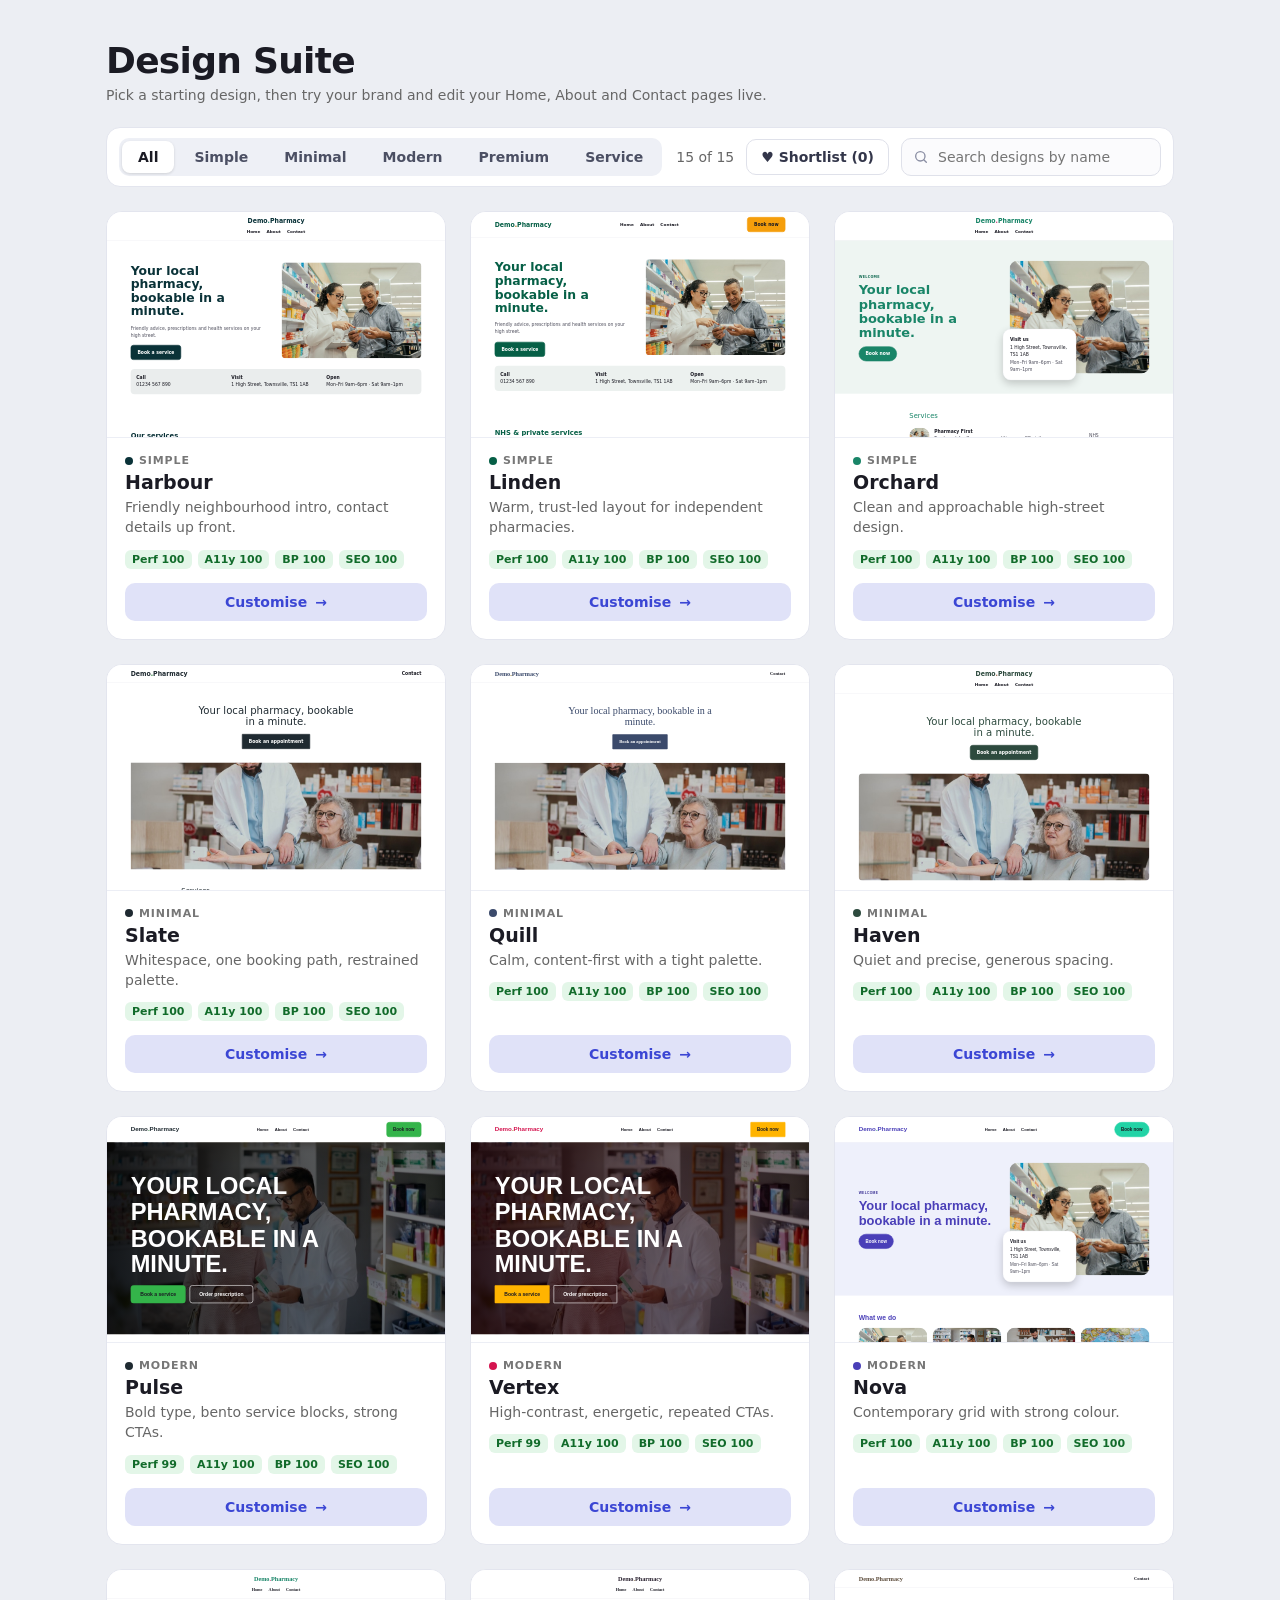
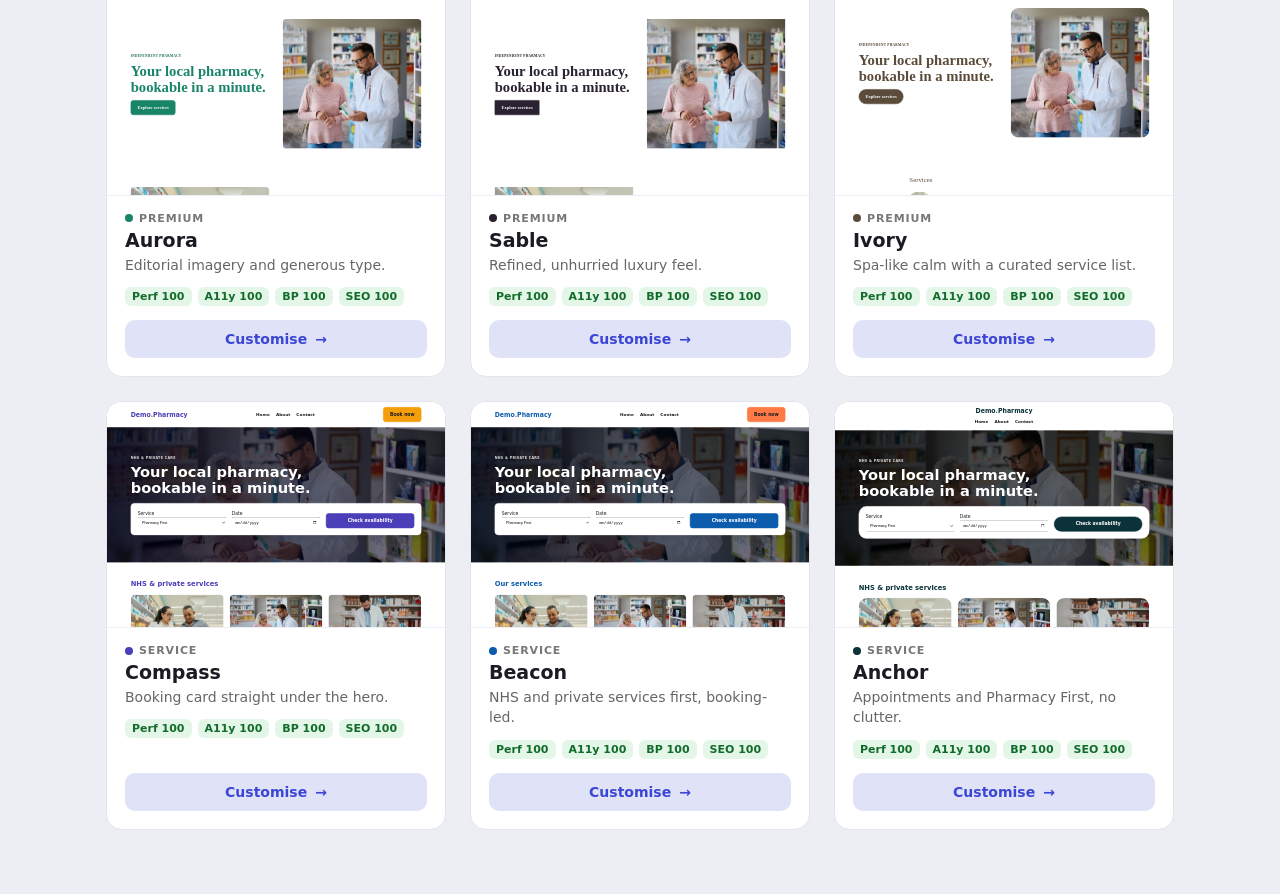
<file: index.html>
<!doctype html>
<html lang="en">
  <meta charset="utf-8" /><meta
    name="viewport"
    content="width=device-width,initial-scale=1"
  />
  <title>Theme Suite Demo</title
  ><link rel="icon" href="data:," /><link
    rel="preconnect"
    href="https://fonts.googleapis.com"
  /><link rel="preconnect" href="https://fonts.gstatic.com" crossorigin /><link
    rel="stylesheet"
    href="https://fonts.googleapis.com/css2?family=Geist:wght@400..800&family=IBM+Plex+Sans:wght@400;600;700&family=Inter:wght@400..800&family=Nunito:wght@400..800&family=Plus+Jakarta+Sans:wght@400..800&family=Poppins:wght@400;600;700&display=swap"
  />
  <style>
    * {
      box-sizing: border-box;
    }
    body {
      margin: 0;
      font:
        14px system-ui,
        sans-serif;
      background: #eceef3;
      color: #1b1b24;
    }
    button,
    select {
      font: inherit;
    }
    label[for="switch"] {
      display: block;
      margin-top: 14px;
    }
    .dd {
      position: relative;
      margin-top: 6px;
    }
    #switch {
      width: 100%;
      display: flex;
      align-items: center;
      gap: 10px;
      padding: 10px 12px;
      border: 1px solid #dfe1ea;
      border-radius: 10px;
      background: #fff;
      font-weight: 600;
      text-align: left;
    }
    #switch::after {
      content: "";
      margin-left: auto;
      width: 8px;
      height: 8px;
      border: solid #6b6f85;
      border-width: 0 2px 2px 0;
      transform: rotate(45deg) translateY(-2px);
      transition: transform 0.15s;
    }
    #switch[aria-expanded="true"] {
      border-color: #4a3fb8;
      outline: 3px solid #4a3fb822;
    }
    #switch[aria-expanded="true"]::after {
      transform: rotate(-135deg);
    }
    .ddl {
      position: absolute;
      z-index: 20;
      left: 0;
      right: 0;
      top: calc(100% + 6px);
      max-height: 320px;
      overflow-y: auto;
      padding: 6px;
      background: #fff;
      border: 1px solid #dfe1ea;
      border-radius: 12px;
      box-shadow: 0 12px 32px #1b1b2426;
    }
    .ddl h3 {
      margin: 8px 8px 4px;
      font-size: 11px;
      letter-spacing: 0.08em;
      text-transform: uppercase;
      color: #6b6f85;
    }
    .ddl button {
      width: 100%;
      display: flex;
      align-items: center;
      gap: 10px;
      padding: 8px;
      border: 0;
      border-radius: 8px;
      background: none;
      font: inherit;
      text-align: left;
    }
    .ddl button:hover,
    .ddl button:focus-visible {
      background: #f1f2fb;
      outline: 0;
    }
    .ddl button[aria-selected="true"] {
      background: #e0e2f8;
      font-weight: 700;
    }
    #chk {
      margin-top: 14px;
    }
    button {
      cursor: pointer;
    }
    [hidden] {
      display: none !important;
    }
    /* gallery */
    #gallery {
      max-width: 1116px;
      margin: 0 auto;
      padding: 40px 24px 64px;
    }
    .gh {
      display: flex;
      justify-content: space-between;
      align-items: flex-end;
      gap: 16px;
      flex-wrap: wrap;
      margin-bottom: 24px;
    }
    #gallery h1 {
      font-size: 36px;
      letter-spacing: -0.02em;
      margin: 0 0 6px;
    }
    .s {
      color: #666;
      margin: 0;
    }
    .tb {
      display: flex;
      gap: 12px;
      align-items: center;
      justify-content: space-between;
      flex-wrap: wrap;
      background: #fff;
      border: 1px solid #e3e5ee;
      border-radius: 14px;
      padding: 10px 12px;
      margin-bottom: 24px;
    }
    .cats {
      position: relative;
      display: flex;
      gap: 4px;
      flex-wrap: wrap;
      background: #eef0f6;
      border-radius: 10px;
      padding: 3px;
    }
    .chip {
      border: 0;
      background: transparent;
      border-radius: 8px;
      padding: 8px 16px;
      color: #4b4f63;
      font-weight: 600;
      transition: color 0.2s;
    }
    .chip.on {
      color: #1b1b24;
    }
    .sr {
      display: flex;
      align-items: center;
      gap: 12px;
    }
    .sbox {
      position: relative;
    }
    .sbox svg {
      position: absolute;
      left: 12px;
      top: 50%;
      transform: translateY(-50%);
      color: #8a8ea3;
    }
    .sbox input {
      padding: 10px 14px 10px 36px;
      border: 1px solid #dfe1ea;
      border-radius: 10px;
      min-width: 260px;
      font: 14px system-ui;
      background: #fbfbfd;
    }
    .sbox input:focus {
      outline: 3px solid #4a3fb822;
      border-color: #4a3fb8;
    }
    .shl {
      border: 1px solid #dfe1ea;
      background: #fff;
      border-radius: 10px;
      padding: 9px 14px;
      font-weight: 600;
      color: #33364a;
    }
    .shl.on {
      background: #fdecf1;
      border-color: #e9a3b8;
      color: #a31446;
    }
    .sl {
      display: flex;
      gap: 12px;
      align-items: center;
      background: #fff;
      border: 1px solid #e3e5ee;
      border-radius: 12px;
      padding: 10px 14px;
      margin: -8px 0 24px;
    }
    .cards {
      display: grid;
      grid-template-columns: repeat(auto-fill, 340px);
      gap: 24px;
      justify-content: space-between;
    }
    .dc {
      display: flex;
      flex-direction: column;
      background: #fff;
      border: 1px solid #e3e5ee;
      border-radius: 16px;
      overflow: hidden;
      position: relative;
      transition:
        transform 0.15s,
        box-shadow 0.15s;
    }
    .dc:hover {
      transform: translateY(-3px);
      box-shadow: 0 12px 32px #1b1b2418;
    }
    .th {
      width: 338px;
      height: 226px;
      overflow: hidden;
      border-bottom: 1px solid #eceef5;
      background: #f5f6fa;
    }
    .th iframe {
      width: 1200px;
      height: 800px;
      border: 0;
      transform: scale(0.2817);
      transform-origin: 0 0;
      pointer-events: none;
    }
    .fav {
      position: absolute;
      top: 10px;
      right: 10px;
      width: 34px;
      height: 34px;
      border-radius: 50%;
      border: 0;
      background: #fffe;
      font-size: 17px;
      box-shadow: 0 1px 6px #0003;
      color: #c0204f;
    }
    .dc div.m {
      padding: 16px 18px 18px;
      flex: 1;
      display: flex;
      flex-direction: column;
    }
    .dc .go {
      margin-top: auto;
    }
    .dc .c {
      display: flex;
      align-items: center;
      gap: 6px;
      font-size: 11px;
      text-transform: uppercase;
      letter-spacing: 0.08em;
      color: #777;
      font-weight: 600;
    }
    .dc .c i {
      width: 8px;
      height: 8px;
      border-radius: 50%;
    }
    .dc h3 {
      margin: 4px 0 4px;
      font-size: 19px;
    }
    .dc p {
      margin: 0 0 12px;
      color: #666;
      line-height: 1.45;
    }
    .lh {
      display: flex;
      gap: 6px;
      margin-bottom: 14px;
      font-size: 11px;
    }
    .lh b {
      border-radius: 6px;
      padding: 3px 7px;
      background: #e3f6e8;
      color: #116b2a;
      font-weight: 600;
    }
    .lh b.mid {
      background: #fff3d6;
      color: #8a5a00;
    }
    .go {
      display: flex;
      align-items: center;
      justify-content: center;
      gap: 8px;
      background: #e0e2f8;
      color: #3b46d4;
      border-radius: 10px;
      padding: 11px 16px;
      text-decoration: none;
      font-weight: 600;
      transition: background 0.15s;
    }
    .go::after {
      content: "→";
      transition: transform 0.15s;
    }
    .go:hover {
      background: #d2d5f4;
    }
    .go:hover::after {
      transform: translateX(3px);
    }
    .empty {
      text-align: center;
      color: #777;
      padding: 60px 0;
    }
    /* customise */
    #cust {
      display: grid;
      grid-template-columns: 380px 1fr;
      height: 100vh;
    }
    aside {
      background: #f5f6fa;
      overflow: auto;
      border-right: 1px solid #e1e3ec;
      display: flex;
      flex-direction: column;
      padding-bottom: 0;
    }
    .ah {
      padding: 20px 20px 6px;
    }
    .back {
      color: #4a3fb8;
      text-decoration: none;
      font-weight: 600;
      font-size: 13px;
    }
    aside h1 {
      font-size: 22px;
      margin: 10px 0 2px;
      letter-spacing: -0.01em;
    }
    .s {
      color: #666;
      margin: 0;
    }
    .cardx {
      background: #fff;
      border: 1px solid #e3e5ee;
      border-radius: 14px;
      padding: 16px;
      margin: 12px 16px 0;
    }
    .cardx > h2 {
      font-size: 14px;
      font-weight: 700;
      margin: 0 0 2px;
      color: #1b1b24;
    }
    .hint,
    .note {
      margin: 0 0 12px;
      font-size: 12px;
      line-height: 1.45;
      color: #6b6f80;
    }
    .lbl {
      font-size: 12px;
      font-weight: 600;
      color: #33364a;
      margin: 14px 0 6px;
    }
    .seg {
      position: relative;
      display: flex;
      background: #eef0f6;
      border-radius: 10px;
      padding: 3px;
      gap: 2px;
    }
    .seg button {
      flex: 1;
      border: 0;
      background: transparent;
      border-radius: 8px;
      padding: 8px 6px;
      color: #4b4f63;
      font-weight: 600;
      transition: color 0.2s;
    }
    .seg button.on {
      color: #1b1b24;
    }
    .seg button,
    .chip {
      position: relative;
      z-index: 1;
    }
    .thumb {
      position: absolute;
      top: 3px;
      bottom: 3px;
      left: 0;
      width: 0;
      background: #fff;
      border-radius: 8px;
      box-shadow: 0 1px 3px #0002;
      transition:
        transform 0.28s cubic-bezier(0.4, 0, 0.2, 1),
        width 0.28s cubic-bezier(0.4, 0, 0.2, 1);
      z-index: 0;
      pointer-events: none;
    }
    .pre {
      display: grid;
      grid-template-columns: 1fr 1fr;
      gap: 6px;
    }
    .pre button,
    .opts button {
      display: flex;
      align-items: center;
      gap: 8px;
      border: 1px solid #e0e2ec;
      background: #fff;
      border-radius: 9px;
      padding: 8px 10px;
      text-align: left;
      font-size: 13px;
      color: #1b1b24;
    }
    .pre button.on,
    .opts button.on {
      border-color: #4a3fb8;
      background: #f1efff;
    }
    .dual {
      width: 18px;
      height: 18px;
      border-radius: 50%;
      flex: none;
      box-shadow: inset 0 0 0 1px #0002;
    }
    .opts {
      display: grid;
      grid-template-columns: 1fr 1fr;
      gap: 6px;
    }
    .opts button {
      padding: 10px;
      font-size: 15px;
    }
    .rd {
      width: 14px;
      height: 14px;
      border-radius: 50%;
      border: 2px solid #b5b9c9;
      flex: none;
    }
    .on > .rd {
      border: 4px solid #4a3fb8;
    }
    .cf {
      display: flex;
      gap: 10px;
      align-items: center;
    }
    .cf input[type="color"] {
      width: 46px;
      height: 46px;
      border: 1px solid #dfe1ea;
      border-radius: 10px;
      padding: 3px;
      background: #fff;
      cursor: pointer;
      flex: none;
    }
    .cf input[type="text"],
    .f input,
    .f textarea {
      width: 100%;
      padding: 11px 12px;
      border: 1px solid #dfe1ea;
      border-radius: 10px;
      font: 14px system-ui;
      color: #1b1b24;
      background: #fbfbfd;
    }
    .cf input[type="text"] {
      flex: 1;
      font-family: ui-monospace, Menlo, monospace;
      text-transform: lowercase;
    }
    .cf input:focus,
    .f input:focus,
    .f textarea:focus {
      outline: 3px solid #4a3fb822;
      border-color: #4a3fb8;
    }
    .chk {
      display: flex;
      gap: 8px;
      padding: 7px 12px;
      border-radius: 10px;
      background: #e8f6ee;
      color: #116b2a;
      font-weight: 600;
      font-size: 13px;
    }
    .chk span {
      margin-left: auto;
      font-variant-numeric: tabular-nums;
    }
    .chk + .chk {
      margin-top: 6px;
    }
    .chk.bad {
      background: #fdecec;
      color: #a11d1d;
    }
    .logo-row {
      display: flex;
      gap: 10px;
      align-items: center;
      margin-bottom: 4px;
    }
    .up {
      border: 1px dashed #b9bdd0;
      background: #fafafe;
      border-radius: 10px;
      padding: 10px 14px;
      font-weight: 600;
      color: #33364a;
    }
    .logo-row img {
      max-height: 40px;
      max-width: 110px;
      border: 1px solid #e0e2ec;
      border-radius: 8px;
      padding: 3px;
    }
    .lnk {
      background: none;
      border: 0;
      text-decoration: underline;
      color: #4b4f63;
      padding: 6px 2px;
    }
    .f {
      display: block;
      font-size: 12px;
      font-weight: 600;
      color: #33364a;
      margin-bottom: 12px;
    }
    .f input,
    .f textarea {
      display: block;
      margin-top: 6px;
      font-weight: 400;
    }
    .f textarea {
      resize: vertical;
    }
    .grp {
      display: none;
    }
    .grp.show {
      display: block;
    }
    .sec {
      display: flex;
      align-items: center;
      gap: 10px;
      border: 1px solid #e0e2ec;
      border-radius: 9px;
      padding: 10px 12px;
      margin-bottom: 6px;
      font-size: 14px;
      background: #fff;
      cursor: grab;
      user-select: none;
    }
    .sec:focus-visible {
      outline: 3px solid #4a3fb822;
      border-color: #4a3fb8;
    }
    .sec.drag {
      opacity: 0.4;
    }
    .sec label {
      flex: 1;
      cursor: pointer;
    }
    .grip {
      color: #9aa0b4;
      font-size: 16px;
      line-height: 1;
    }
    .sec input {
      accent-color: #4a3fb8;
      margin-right: 8px;
    }
    .acts {
      display: grid;
      grid-template-columns: 1fr 1fr;
      gap: 8px;
    }
    .acts button {
      border: 1px solid #dfe1ea;
      background: #fff;
      border-radius: 10px;
      padding: 10px 8px;
      font-weight: 600;
      color: #33364a;
    }
    .acts button:hover {
      background: #f6f6fb;
    }
    .af {
      position: sticky;
      bottom: 0;
      margin-top: auto;
      background: #f5f6fa;
      border-top: 1px solid #e1e3ec;
      padding: 12px 16px 16px;
    }
    .af .cta {
      width: 100%;
      padding: 13px;
      border: 0;
      border-radius: 12px;
      background: #e0e2f8;
      color: #3b46d4;
      font-weight: 700;
      font-size: 15px;
      transition: background 0.15s;
    }
    .af .cta:hover {
      background: #d2d5f4;
    }
    .gap {
      height: 16px;
    }
    main {
      display: flex;
      flex-direction: column;
      padding: 18px 24px 24px;
      gap: 14px;
      min-width: 0;
    }
    .bar {
      display: flex;
      gap: 12px;
      justify-content: space-between;
      align-items: center;
    }
    .bar b {
      font-size: 15px;
    }
    .devwrap {
      display: flex;
      align-items: center;
      gap: 12px;
    }
    .size {
      font-size: 12px;
      color: #6b6f80;
      font-variant-numeric: tabular-nums;
      background: #fff;
      border: 1px solid #e3e5ee;
      border-radius: 8px;
      padding: 5px 10px;
    }
    .dev {
      width: 340px;
    }
    .frame {
      flex: 1;
      display: flex;
      justify-content: center;
      min-height: 0;
    }
    .fw {
      display: flex;
      max-width: 100%;
      width: 100%;
      height: 100%;
      transition: width 0.2s;
    }
    .fw iframe {
      flex: 1;
      min-width: 0;
      height: 100%;
      border: 0;
      background: #fff;
      border-radius: 12px;
      box-shadow: 0 8px 32px #0002;
    }
    dialog {
      border: 0;
      border-radius: 14px;
      padding: 22px;
      width: 380px;
      box-shadow: 0 10px 50px #0005;
    }
    dialog::backdrop {
      background: #0006;
    }
    dialog label {
      display: block;
      margin-bottom: 10px;
      font-weight: 600;
      font-size: 12px;
    }
    dialog input {
      width: 100%;
      padding: 10px;
      margin-top: 5px;
      border: 1px solid #dfe1ea;
      border-radius: 10px;
      font: 14px system-ui;
    }
    dialog .acts button.primary {
      background: #e0e2f8;
      color: #3b46d4;
      border-color: #e0e2f8;
    }
    .toast {
      position: fixed;
      bottom: 20px;
      left: 50%;
      transform: translateX(-50%);
      background: #1b1b24;
      color: #fff;
      padding: 10px 18px;
      border-radius: 99px;
      z-index: 9;
    }
  </style>
  <section id="gallery">
    <div class="gh">
      <div>
        <h1>Design Suite</h1>
        <p class="s">
          Pick a starting design, then try your brand and edit your Home, About
          and Contact pages live.
        </p>
      </div>
    </div>
    <div class="tb">
      <div class="cats" id="cats"></div>
      <div class="sr">
        <span class="s" id="count"></span
        ><button class="shl" id="favchip"></button>
        <label class="sbox"
          ><svg
            width="16"
            height="16"
            viewBox="0 0 24 24"
            fill="none"
            stroke="currentColor"
            stroke-width="2"
            stroke-linecap="round"
          >
            <circle cx="11" cy="11" r="7" />
            <path d="m20 20-3.5-3.5" /></svg
          ><input
            id="q"
            placeholder="Search designs by name"
            aria-label="Search designs"
        /></label>
      </div>
    </div>
    <div class="sl" id="sl" hidden>
      <span id="slcount"></span
      ><button class="go" id="slsend" style="border: 0">
        Send shortlist enquiry</button
      ><button
        class="lnk"
        id="slclear"
        style="
          background: none;
          border: 0;
          text-decoration: underline;
          color: #4b4f63;
        "
      >
        Clear
      </button>
    </div>
    <div class="cards" id="cards"></div>
    <p class="empty" id="empty" hidden>
      No designs match. Try another category or search.
    </p>
  </section>
  <section id="cust" hidden>
    <aside>
      <div class="ah">
        <a class="back" href="#/">← All designs</a>
        <h1 id="dname"></h1>
        <p class="s" id="dblurb"></p>
        <label class="lbl" for="switch">Switch design (keeps your brand, logo and content)</label>
        <div class="dd">
          <button type="button" id="switch" aria-haspopup="listbox" aria-expanded="false"></button>
          <div class="ddl" id="switchlist" role="listbox" aria-label="Designs" hidden></div>
        </div>
        <button class="lnk" id="own" style="margin-top: 6px">
          Use this design's own colours and fonts
        </button>
      </div>
      <div class="cardx">
        <h2>Page</h2>
        <p class="hint">Choose the page you want to preview and edit.</p>
        <div class="seg" id="pages"></div>
      </div>
      <div class="cardx">
        <h2>Logo &amp; colours</h2>
        <p class="note" id="logoNote">
          Upload a logo and we pick your colours from it.
        </p>
        <div class="logo-row">
          <button class="up" id="logoBtn">Upload logo</button
          ><img id="logoPrev" alt="" hidden /><button
            class="lnk"
            id="logoDel"
            hidden
          >
            Remove
          </button>
        </div>
        <input type="file" id="logoFile" accept="image/*" hidden />
        <p class="lbl">Brand presets</p>
        <div class="pre" id="pre"></div>
        <p class="lbl">Primary colour</p>
        <div class="cf">
          <input type="color" id="primary" aria-label="Primary colour" /><input
            type="text"
            id="primaryHex"
            maxlength="7"
            spellcheck="false"
            aria-label="Primary hex"
          />
        </div>
        <p class="lbl">Accent colour</p>
        <div class="cf">
          <input type="color" id="accent" aria-label="Accent colour" /><input
            type="text"
            id="accentHex"
            maxlength="7"
            spellcheck="false"
            aria-label="Accent hex"
          />
        </div>
        <div id="chk" aria-live="polite"></div>
        <button class="lnk" id="fixall" hidden>Fix failing colours</button>
      </div>
      <div class="cardx">
        <h2>Typography &amp; shape</h2>
        <p class="hint">Font presets and corner style.</p>
        <div class="opts" id="font"></div>
        <p class="lbl">Appearance</p>
        <div class="seg" id="mode"></div>
        <p class="lbl">Corners</p>
        <div class="seg" id="radius"></div>
      </div>
      <div class="cardx">
        <h2>Content</h2>
        <p class="hint">Changes appear in the preview as you type.</p>
        <div class="grp" data-g="all">
          <label class="f">Pharmacy name<input data-c="name" /></label>
          <label class="f">Phone<input data-c="phone" /></label>
          <label class="f">Address<input data-c="address" /></label>
        </div>
        <div class="grp" data-g="home">
          <label class="f"
            >Headline<textarea rows="2" data-c="tagline"></textarea>
          </label>
          <p class="lbl">
            Home sections
            <span style="font-weight: 400; color: #6b6f80"
              >· drag to reorder</span
            >
          </p>
          <div id="secs"></div>
        </div>
        <div class="grp" data-g="about">
          <label class="f">About title<input data-c="aboutTitle" /></label>
          <label class="f"
            >About text (blank line = new paragraph)<textarea
              rows="6"
              data-c="aboutBody"
            ></textarea>
          </label>
          <label class="f"
            >Team (one per line: Name — Role)<textarea
              rows="4"
              data-c="team"
            ></textarea>
          </label>
        </div>
        <div class="grp" data-g="contact">
          <label class="f"
            >Intro<textarea rows="3" data-c="contactIntro"></textarea>
          </label>
          <label class="f">Email<input data-c="email" /></label>
          <label class="f">Opening hours<input data-c="hours" /></label>
        </div>
      </div>
      <div class="cardx">
        <h2>Share &amp; export</h2>
        <p class="hint">
          Send this design to a colleague or keep a spec sheet.
        </p>
        <div class="acts">
          <button id="share">Copy share link</button
          ><button id="print">Print / PDF spec</button
          ><button id="dl">Download spec</button
          ><button id="copy">Copy spec JSON</button>
        </div>
        <button class="lnk" id="reset" style="margin-top: 8px">
          Reset content
        </button>
      </div>
      <div class="gap"></div>
      <div class="af"><button class="cta" id="demo">Book a demo</button></div>
    </aside>
    <main>
      <div class="bar">
        <b id="title"></b
        ><span class="devwrap"
          ><span class="size" id="size" aria-live="polite"></span
          ><span class="seg dev" id="dev"
            ><button data-w="100%" class="on">Desktop</button
            ><button data-w="1280px">Laptop</button
            ><button data-w="768px">Tablet</button
            ><button data-w="390px">Mobile</button></span
          ></span
        >
      </div>
      <div class="frame">
        <div class="fw" id="fw">
          <iframe id="f" title="Template preview"></iframe>
        </div>
      </div>
    </main>
  </section>
  <dialog id="dlg">
    <form method="dialog" id="dform">
      <h3 style="margin-top: 0">Book a demo</h3>
      <p class="note">
        We'll open your email app with your design and brand details filled in.
      </p>
      <label>Your name<input id="dn" required /></label
      ><label>Pharmacy<input id="dp" /></label>
      <div class="acts">
        <button value="cancel" type="button" id="dc">Cancel</button
        ><button class="primary" id="dgo">Open email</button>
      </div>
    </form>
  </dialog>
  <script type="module">
    import {
      FONTS,
      RADII,
      PRESETS,
      toVars,
      MODES,
      fixPrimary,
      fixAccent,
      a11yChecks,
    } from "./theme.js";
    import {
      templates,
      CATEGORIES,
      DEFAULT_CONTENT,
      DEFAULT_SERVICES,
      DEFAULT_SECTIONS,
    } from "./templates.js";
    import {
      loadLogo,
      encodeState,
      decodeState,
      shareable,
      sanitizeShared,
      specHTML,
    } from "./tools.js";
    // ponytail: no lead endpoint exists in this demo, so "Book a demo" and the shortlist open an email draft.
    // Set LEAD_TO to the sales address, or swap mailto for a POST to the existing Healthya lead flow.
    const LEAD_TO = "";
    const $ = (id) => document.getElementById(id),
      f = $("f");
    const clone = (o) => JSON.parse(JSON.stringify(o));
    const read = (k, d) => {
      try {
        return JSON.parse(localStorage[k]) ?? d;
      } catch {
        return d;
      }
    };
    const write = (k, v) => {
      try {
        localStorage[k] = JSON.stringify(v);
      } catch {}
    };
    const toast = (m) => {
      const t = Object.assign(document.createElement("div"), {
        className: "toast",
        textContent: m,
      });
      document.body.append(t);
      setTimeout(() => t.remove(), 2400);
    };
    const mailto = (subject, body) =>
      `mailto:${LEAD_TO}?subject=${encodeURIComponent(subject)}&body=${encodeURIComponent(body)}`;
    let s = {
      key: null,
      page: "home",
      primary: "#4a3fb8",
      accent: "#f59e0b",
      font: "clean",
      radius: "soft",
      mode: "light",
      logo: "",
      content: clone(DEFAULT_CONTENT),
      services: clone(DEFAULT_SERVICES),
      sections: clone(DEFAULT_SECTIONS),
      ...read("suite", {}),
    };
    s.services = clone(DEFAULT_SERVICES); // services are not editable any more; ignore anything saved earlier
    const save = () => write("suite", s);

    /* ---------- gallery ---------- */
    let cat = "All",
      term = "",
      favOnly = false,
      favs = read("favs", []),
      scores = {};
    fetch("scores.json")
      .then((r) => (r.ok ? r.json() : {}))
      .then((j) => {
        scores = j;
        drawCards();
      })
      .catch(() => {});
    const entries = Object.entries(templates);
    $("cats").innerHTML = ["All", ...CATEGORIES]
      .map((c) => `<button class="chip" data-c="${c}">${c}</button>`)
      .join(" ");
    $("cats").onclick = (e) => {
      if (e.target.dataset.c) {
        cat = e.target.dataset.c;
        drawGallery();
      }
    };
    $("q").oninput = (e) => {
      term = e.target.value.toLowerCase();
      drawGallery();
    };
    $("favchip").onclick = () => {
      favOnly = !favOnly;
      drawGallery();
    };
    $("slclear").onclick = () => {
      favs = [];
      write("favs", favs);
      drawCards();
    };
    $("slsend").onclick = () =>
      (location.href = mailto(
        "Design shortlist enquiry",
        `I'd like to talk about these designs:\n\n${favs.map((k) => `- ${templates[k].label} (${templates[k].cat})`).join("\n")}\n`,
      ));
    const pill = (l, v) => `<b class="${v < 90 ? "mid" : ""}">${l} ${v}</b>`;
    function drawCards() {
      $("cards").innerHTML = entries
        .map(([k, t]) => {
          const sc = scores[k];
          return `<div class="dc" data-k="${k}">
    <button class="fav" data-fav="${k}" title="Shortlist" aria-label="Shortlist ${t.label}">${favs.includes(k) ? "♥" : "♡"}</button>
    <div class="th"><iframe data-k="${k}" data-thumb scrolling="no" loading="lazy" src="template.html?t=${k}" tabindex="-1" title="${t.label}"></iframe></div>
    <div class="m"><div class="c"><i style="background:${t.theme.primary}"></i>${t.cat}</div><h3>${t.label}</h3><p>${t.blurb}</p>
    ${sc ? `<div class="lh" title="Lighthouse, measured ${sc.measured} (${sc.mode})">${pill("Perf", sc.performance)}${pill("A11y", sc.accessibility)}${pill("BP", sc.bestPractices)}${pill("SEO", sc.seo)}</div>` : ""}
    <a class="go" href="#/d/${k}">Customise</a></div></div>`;
        })
        .join("");
      drawGallery();
    }
    $("cards").onclick = (e) => {
      const k = e.target.dataset.fav;
      if (!k) return;
      favs = favs.includes(k) ? favs.filter((x) => x !== k) : [...favs, k];
      write("favs", favs);
      e.target.textContent = favs.includes(k) ? "♥" : "♡";
      drawGallery();
    };
    function drawGallery() {
      let n = 0;
      document.querySelectorAll(".dc").forEach((d) => {
        const t = templates[d.dataset.k];
        const ok =
          (cat === "All" || t.cat === cat) &&
          (!favOnly || favs.includes(d.dataset.k)) &&
          t.label.toLowerCase().includes(term);
        d.hidden = !ok;
        n += ok;
      });
      $("count").textContent = `${n} of ${entries.length}`;
      $("empty").hidden = n > 0;
      document
        .querySelectorAll("#cats .chip")
        .forEach((c) => c.classList.toggle("on", c.dataset.c === cat));
      thumbs();
      $("favchip").textContent = `♥ Shortlist (${favs.length})`;
      $("favchip").classList.toggle("on", favOnly);
      $("sl").hidden = !favs.length;
      $("slcount").textContent =
        `${favs.length} design${favs.length > 1 ? "s" : ""} shortlisted`;
    }

    /* ---------- customise: static controls ---------- */
    const btns = (el, obj, label, set) => {
      el.innerHTML = Object.entries(obj)
        .map(([k, v]) => `<button data-k="${k}">${label(k, v)}</button>`)
        .join("");
      el.onclick = (e) => {
        const k = e.target.closest("button")?.dataset.k;
        if (k) {
          set(k);
          sync();
        }
      };
    };
    btns(
      $("pre"),
      PRESETS,
      (k, p) =>
        `<i class="dual" style="background:linear-gradient(135deg,${p.primary} 50%,${p.accent} 50%)"></i>${k}`,
      (k) => Object.assign(s, PRESETS[k]),
    );
    btns(
      $("font"),
      FONTS,
      (k, v) =>
        `<i class="rd"></i><span style="font-family:${v.body}">${v.label}</span>`,
      (k) => (s.font = k),
    );
    btns(
      $("mode"),
      MODES,
      (k, v) => v,
      (k) => (s.mode = k),
    );
    btns(
      $("radius"),
      RADII,
      (k) => k,
      (k) => (s.radius = k),
    );
    btns(
      $("pages"),
      { home: "Home", about: "About", contact: "Contact" },
      (k, v) => v,
      (k) => {
        s.page = k;
        load();
      },
    );
    $("primary").oninput = (e) => {
      s.primary = e.target.value;
      sync();
    };
    $("accent").oninput = (e) => {
      s.accent = e.target.value;
      sync();
    };
    const hexIn = (id, k) =>
      ($(id).oninput = (e) => {
        const v = e.target.value.trim();
        if (/^#[0-9a-f]{6}$/i.test(v)) {
          s[k] = v.toLowerCase();
          sync();
        }
      });
    hexIn("primaryHex", "primary");
    hexIn("accentHex", "accent");
    const fields = () =>
      document.querySelectorAll("[data-c]:is(input,textarea)");
    fields().forEach(
      (i) =>
        (i.oninput = () => {
          s.content[i.dataset.c] = i.value;
          sync();
        }),
    );
    document.querySelectorAll("[data-w]").forEach(
      (b) =>
        (b.onclick = () => {
          $("fw").style.width = b.dataset.w;
          document
            .querySelectorAll("[data-w]")
            .forEach((x) => x.classList.toggle("on", x === b));
          thumbs();
        }),
    );
    new ResizeObserver(([e]) => {
      const { width, height } = e.contentRect;
      $("size").textContent = `${Math.round(width)} × ${Math.round(height)} px`;
    }).observe(f);
    // Sliding highlight behind the active tab of every segmented control.
    function thumbs() {
      document.querySelectorAll(".seg, .cats").forEach((c) => {
        const on = c.querySelector("button.on");
        if (!on || !c.offsetParent) return;
        let th = c.querySelector(":scope > .thumb");
        if (!th) {
          th = document.createElement("i");
          th.className = "thumb";
          c.prepend(th);
        }
        const first = !th.style.width; // first paint: jump into place, no slide
        if (first) th.style.transition = "none";
        th.style.width = on.offsetWidth + "px";
        th.style.transform = `translateX(${on.offsetLeft}px)`;
        if (first) {
          th.offsetWidth;
          th.style.transition = "";
        }
      });
    }
    addEventListener("resize", thumbs);
    const fill = () =>
      fields().forEach((i) => (i.value = s.content[i.dataset.c] ?? ""));

    /* logo */
    $("logoBtn").onclick = () => $("logoFile").click();
    $("logoFile").onchange = async (e) => {
      try {
        const { dataUrl, palette } = await loadLogo(e.target.files[0]);
        s.logo = dataUrl;
        if (palette) {
          s.primary = palette.primary;
          if (palette.accent) s.accent = palette.accent;
          $("logoNote").textContent =
            "Colours picked from your logo. Adjust below if you like.";
        } else
          $("logoNote").textContent =
            "No distinct brand colour found in the logo, so colours are unchanged.";
        sync();
      } catch (err) {
        $("logoNote").textContent = err.message;
      }
      e.target.value = "";
    };
    $("logoDel").onclick = () => {
      s.logo = "";
      $("logoNote").textContent =
        "Upload a logo and we pick your colours from it.";
      sync();
    };

    /* section toggles + drag to reorder */
    const SEC = { services: "Services", reviews: "Reviews", faq: "FAQ" };
    function drawSecs() {
      $("secs").innerHTML = s.sections.order
        .map(
          (k) =>
            `<div class="sec" draggable="true" tabindex="0" data-k="${k}" title="Drag to reorder"><span class="grip" aria-hidden="true">⠿</span><label><input type="checkbox" data-a="vis"${s.sections.hidden.includes(k) ? "" : " checked"}> ${SEC[k]}</label></div>`,
        )
        .join("");
    }
    $("secs").onclick = (e) => {
      const k = e.target.closest(".sec")?.dataset.k;
      if (e.target.dataset.a !== "vis") return;
      s.sections.hidden = e.target.checked
        ? s.sections.hidden.filter((x) => x !== k)
        : [...s.sections.hidden, k];
      sync();
    };
    // Drag: move the DOM row while dragging, read the order back on drop.
    // ponytail: native HTML5 drag-and-drop has no touch support; arrow keys on a focused row are the fallback.
    let dragEl = null;
    $("secs").ondragstart = (e) => {
      dragEl = e.target.closest(".sec");
      if (!dragEl) return;
      e.dataTransfer.effectAllowed = "move";
      e.dataTransfer.setData("text/plain", dragEl.dataset.k);
      setTimeout(() => dragEl.classList.add("drag"));
    };
    $("secs").ondragover = (e) => {
      if (!dragEl) return;
      e.preventDefault();
      const over = e.target.closest(".sec");
      if (!over || over === dragEl) return;
      const r = over.getBoundingClientRect();
      over.parentNode.insertBefore(
        dragEl,
        e.clientY > r.top + r.height / 2 ? over.nextSibling : over,
      );
    };
    $("secs").ondragend = () => {
      if (!dragEl) return;
      dragEl.classList.remove("drag");
      s.sections.order = [...$("secs").children].map((r) => r.dataset.k);
      dragEl = null;
      sync();
    };
    $("secs").onkeydown = (e) => {
      const row = e.target.closest(".sec");
      if (!row || !/^Arrow(Up|Down)$/.test(e.key)) return;
      const o = s.sections.order,
        i = o.indexOf(row.dataset.k),
        j = i + (e.key === "ArrowUp" ? -1 : 1);
      if (j < 0 || j >= o.length) return;
      e.preventDefault();
      [o[i], o[j]] = [o[j], o[i]];
      drawSecs();
      $("secs").children[j].focus();
      sync();
    };

    /* actions */
    const spec = () =>
      JSON.stringify({ template: s.key, ...shareable(s) }, null, 2);
    $("copy").onclick = () =>
      navigator.clipboard
        .writeText(spec())
        .then(() => toast("Spec JSON copied"));
    $("dl").onclick = () => {
      const a = document.createElement("a");
      a.href = URL.createObjectURL(
        new Blob([spec()], { type: "application/json" }),
      );
      a.download = `${s.key}-spec.json`;
      a.click();
      URL.revokeObjectURL(a.href);
    };
    $("share").onclick = async () => {
      const url = `${location.origin}${location.pathname}#/d/${s.key}?s=${await encodeState(shareable(s))}`;
      try {
        await navigator.clipboard.writeText(url);
        toast(
          s.logo ? "Link copied (logo is not included)" : "Share link copied",
        );
      } catch {
        prompt("Copy this link", url);
      }
    };
    $("print").onclick = () => {
      const w = open("", "_blank");
      if (!w) return toast("Allow pop-ups to print the spec");
      w.document.write(specHTML(s, templates[s.key]));
      w.document.close();
      setTimeout(() => w.print(), 300);
    };
    $("reset").onclick = () => {
      s.content = clone(DEFAULT_CONTENT);
      s.services = clone(DEFAULT_SERVICES);
      s.sections = clone(DEFAULT_SECTIONS);
      fill();
      drawSecs();
      sync();
    };
    $("fixall").onclick = () => {
      s.accent = fixAccent(s.accent);
      sync();
    };
    let keepBrand = false;
    const ddOpen = (o) => {
      $("switchlist").hidden = !o;
      $("switch").setAttribute("aria-expanded", o);
      if (o) $("switchlist").querySelector('[aria-selected="true"]')?.scrollIntoView({ block: "nearest" });
    };
    const ddSet = (k) => {
      $("switch").innerHTML = templates[k].label;
      $("switchlist")
        .querySelectorAll("button")
        .forEach((b) => b.setAttribute("aria-selected", b.dataset.k === k));
    };
    $("switchlist").innerHTML = CATEGORIES.map(
      (c) =>
        `<h3>${c}</h3>${Object.entries(templates)
          .filter(([, t]) => t.cat === c)
          .map(([k, t]) => `<button type="button" role="option" data-k="${k}">${t.label}</button>`)
          .join("")}`,
    ).join("");
    $("switch").onclick = () => ddOpen($("switchlist").hidden);
    $("switchlist").onclick = (e) => {
      const k = e.target.closest("button")?.dataset.k;
      ddOpen(false);
      if (k && k !== s.key) {
        keepBrand = true;
        location.hash = `#/d/${k}`;
      }
    };
    document.addEventListener("click", (e) => {
      if (!e.target.closest(".dd")) ddOpen(false);
    });
    $("switch").addEventListener("keydown", (e) => e.key === "Escape" && ddOpen(false));
    $("switchlist").addEventListener("keydown", (e) => {
      if (e.key === "Escape") {
        ddOpen(false);
        $("switch").focus();
      }
    });
    $("own").onclick = () => {
      Object.assign(s, templates[s.key].theme, { mode: "light" });
      sync();
    };
    $("demo").onclick = () => $("dlg").showModal();
    $("dc").onclick = () => $("dlg").close();
    $("dform").onsubmit = () => {
      const f = FONTS[s.font];
      location.href = mailto(
        `Demo request: ${templates[s.key].label} design`,
        `Name: ${$("dn").value}\nPharmacy: ${$("dp").value || s.content.name}\n\nDesign: ${templates[s.key].label} (${templates[s.key].cat})\nPrimary: ${s.primary}\nAccent: ${s.accent}\nFont: ${f.label}\nCorners: ${s.radius}\nPhone: ${s.content.phone}\n`,
      );
    };

    /* ---------- preview sync ---------- */
    const load = () => {
      f.src = `template.html?t=${s.key}&p=${s.page}`;
      sync();
    };
    const push = () => {
      const m = {
        vars: toVars(s),
        content: s.content,
        extra: { logo: s.logo, services: s.services, sections: s.sections },
      };
      f.contentWindow?.postMessage(m, "*");
    };
    function sync() {
      s.primary = fixPrimary(s.primary); // AA auto-adjust
      $("primary").value = s.primary;
      $("accent").value = s.accent;
      for (const [id, v] of [
        ["primaryHex", s.primary],
        ["accentHex", s.accent],
      ])
        if (document.activeElement !== $(id)) $(id).value = v;
      const rows = a11yChecks(s);
      $("chk").innerHTML = rows
        .map(
          (r) =>
            `<div class="chk${r.ratio < 4.5 ? " bad" : ""}">${r.ratio >= 4.5 ? "✓" : "✗"} ${r.label}<span>${r.ratio.toFixed(1)}:1</span></div>`,
        )
        .join("");
      $("fixall").hidden = rows.every((r) => r.ratio >= 4.5);
      $("logoPrev").hidden = $("logoDel").hidden = !s.logo;
      if (s.logo) $("logoPrev").src = s.logo;
      for (const [id, v] of [
        ["font", s.font],
        ["radius", s.radius],
        ["mode", s.mode],
        ["pages", s.page],
      ])
        $(id)
          .querySelectorAll("button")
          .forEach((b) => b.classList.toggle("on", b.dataset.k === v));
      document
        .querySelectorAll(".grp")
        .forEach((g) =>
          g.classList.toggle(
            "show",
            g.dataset.g === "all" || g.dataset.g === s.page,
          ),
        );
      $("title").textContent = `${templates[s.key].label} · ${s.page} page`;
      save();
      push();
      thumbs();
    }

    /* ---------- router ---------- */
    async function route() {
      const [path, qs] = location.hash.split("?"),
        m = path.match(/^#\/d\/(\w+)/),
        k = m && templates[m[1]] ? m[1] : null;
      $("gallery").hidden = !!k;
      $("cust").hidden = !k;
      if (!k) return drawGallery();
      let shared = null;
      const p = qs && new URLSearchParams(qs).get("s");
      if (p) {
        try {
          shared = sanitizeShared(await decodeState(p));
        } catch {
          toast("That share link could not be read");
        }
        history.replaceState(null, "", path);
      }
      if (s.key !== k || shared)
        s = { ...s, key: k, page: "home", ...(keepBrand ? {} : templates[k].theme) }; // new design = its default brand, unless switched from the customiser
      keepBrand = false;
      ddSet(k);
      if (shared) s = { ...s, ...shared, services: clone(DEFAULT_SERVICES) };
      $("dname").textContent = templates[k].label;
      $("dblurb").textContent = templates[k].blurb;
      fill();
      drawSecs();
      load();
    }
    addEventListener("hashchange", route);

    // iframes announce 'ready'; reply with the right theme. Thumbnails get their design's defaults.
    addEventListener("message", (e) => {
      if (e.data?.type !== "ready") return;
      const fr = [...document.querySelectorAll("iframe")].find(
        (i) => i.contentWindow === e.source,
      );
      if (!fr) return;
      if (fr.dataset.thumb !== undefined)
        e.source.postMessage(
          { vars: toVars(templates[fr.dataset.k].theme) },
          "*",
        );
      else {
        s.page = e.data.page;
        sync();
      } // in-page nav links update the tab, push theme + content
    });
    drawCards();
    route();
  </script>
</html>
</file>
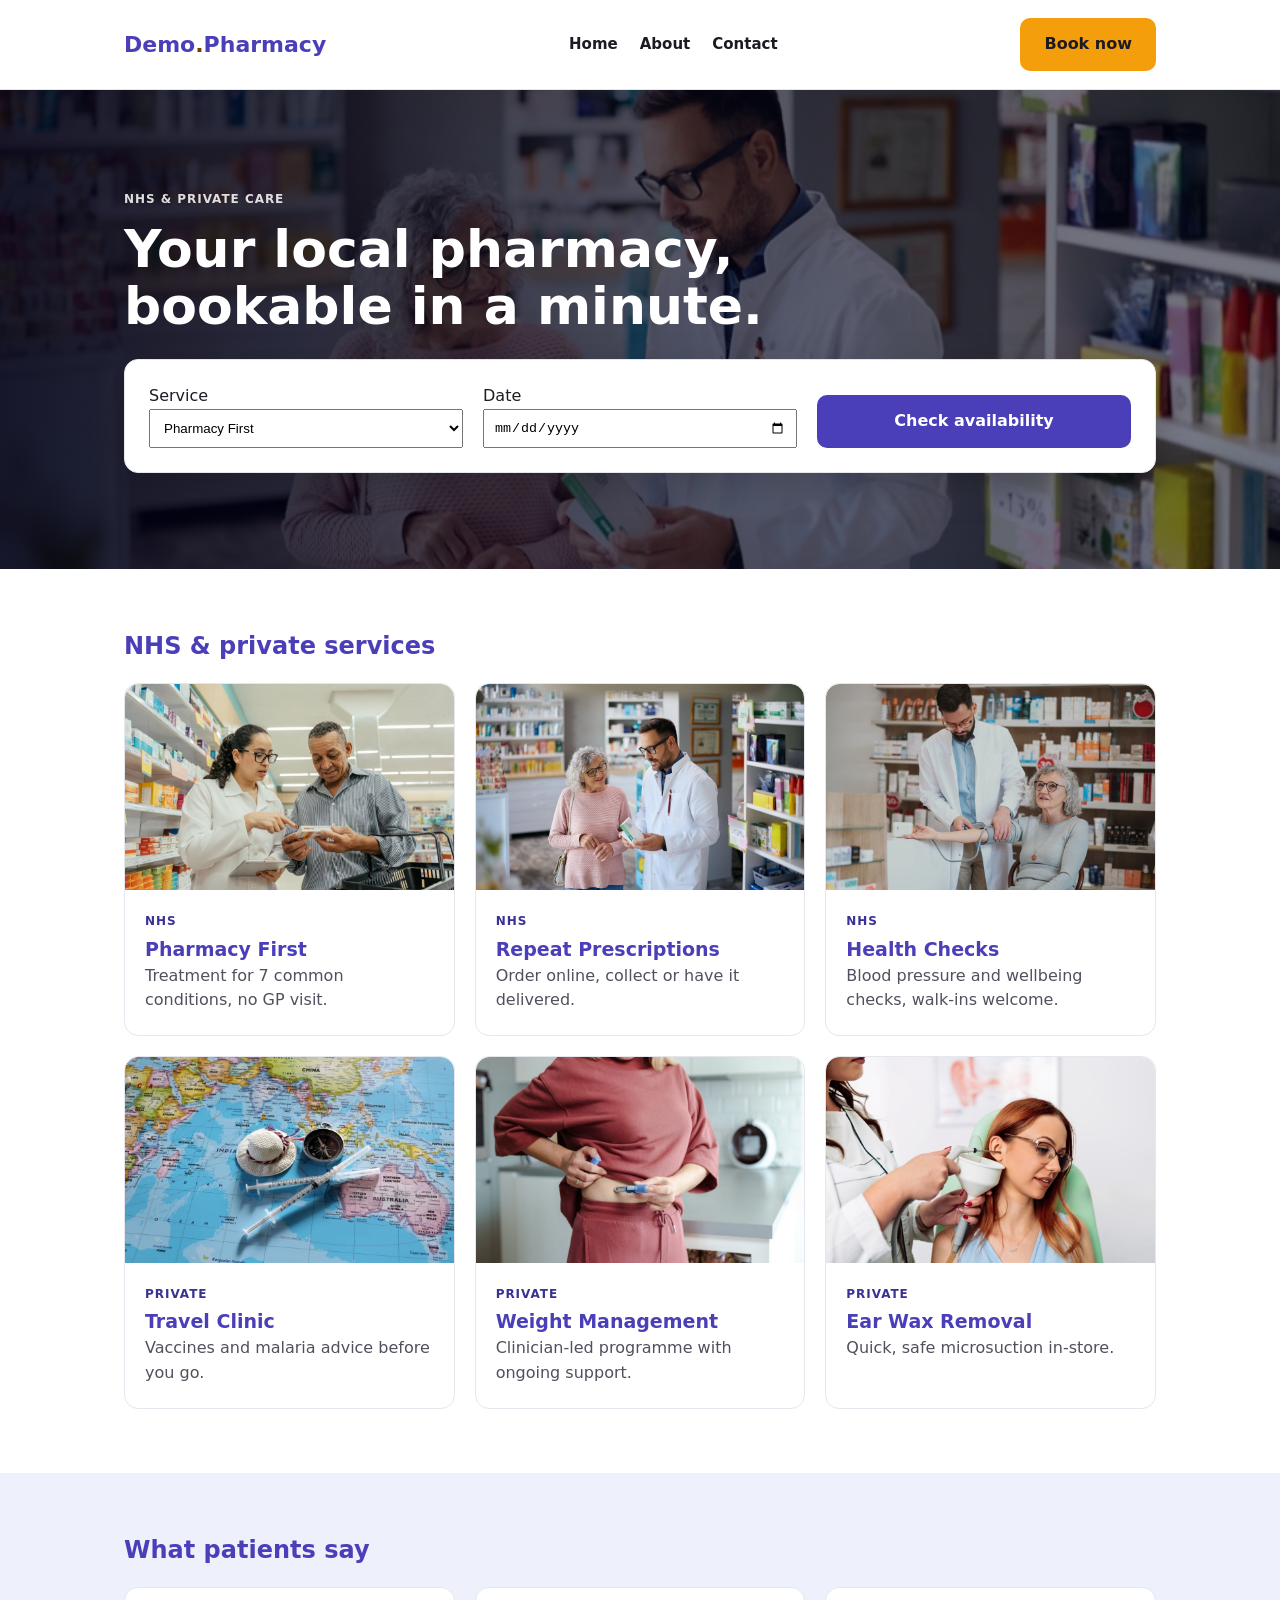
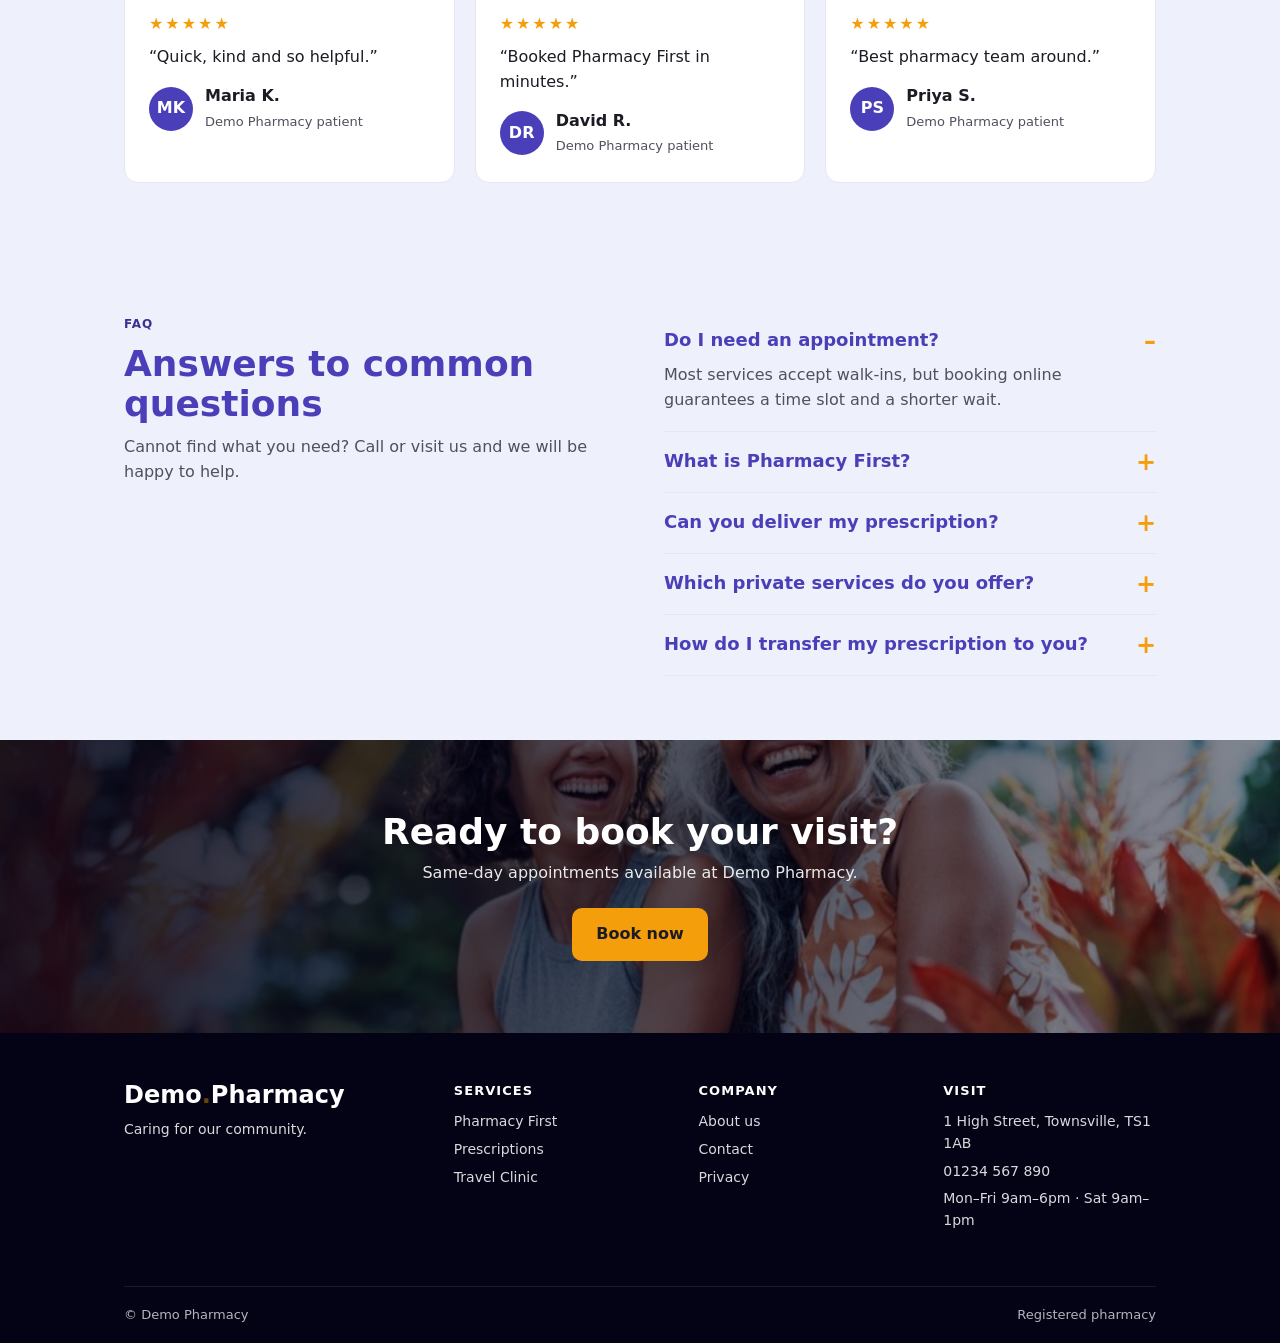
<file: template.html>
<!doctype html>
<html lang="en">
  <meta charset="utf-8" /><title>Demo pharmacy website</title
  ><meta
    name="description"
    content="Pharmacy website template preview: NHS and private services, booking and contact details."
  /><link rel="icon" href="data:," /><meta
    name="viewport"
    content="width=device-width,initial-scale=1"
  />
  <link rel="stylesheet" href="base.css" /><link
    rel="preconnect"
    href="https://fonts.googleapis.com"
  /><link rel="preconnect" href="https://fonts.gstatic.com" crossorigin /><link
    rel="stylesheet"
    href="https://fonts.googleapis.com/css2?family=Geist:wght@400..800&family=IBM+Plex+Sans:wght@400;600;700&family=Inter:wght@400..800&family=Nunito:wght@400..800&family=Plus+Jakarta+Sans:wght@400..800&family=Poppins:wght@400;600;700&display=swap"
  />
  <body></body>
  <script type="module">
    import { render, templates, DEFAULT_CONTENT } from "./templates.js";
    import { toVars } from "./theme.js";
    const q = new URLSearchParams(location.search),
      key = templates[q.get("t")] ? q.get("t") : "compass",
      page = q.get("p") || "home";
    let C = DEFAULT_CONTENT,
      X = {};
    const draw = () => {
      document.body.innerHTML = render(key, page, C, X);
      document.title = `${C.name} | ${page}`;
    };
    draw();
    // ?theme=1 applies the design's own default brand (used by the Lighthouse run and for direct links).
    if (q.get("theme") && templates[key])
      for (const [k, v] of Object.entries(toVars(templates[key].theme)))
        document.documentElement.style.setProperty(k, v);
    // Brand try-on + content channel (plan §5.4): shell posts CSS vars and page content.
    addEventListener("message", (e) => {
      const { vars, content, extra } = e.data || {};
      if (vars)
        for (const [k, v] of Object.entries(vars))
          document.documentElement.style.setProperty(k, v);
      if (content) C = { ...DEFAULT_CONTENT, ...content };
      if (extra) X = extra;
      if (content || extra) draw();
    });
    parent.postMessage({ type: "ready", page }, "*");
  </script>
</html>
</file>
<file: base.css>
/* Token contract (plan §5.1). Inputs set by theme.js; everything else derived. */
:root {
  --color-brand-primary: #4a3fb8;
  --color-brand-accent: #f59e0b;
  --font-heading: system-ui, sans-serif; --font-body: system-ui, sans-serif; --font-weight-heading: 700;
  --radius-card: 14px; --radius-btn: 10px;
  --color-brand-primary-hover: color-mix(in oklab, var(--color-brand-primary) 85%, black);
  --color-brand-primary-mid: color-mix(in oklab, var(--color-brand-primary) 75%, white);
  --color-brand-dark: color-mix(in oklab, var(--color-brand-primary) 55%, black);
  --color-brand-darkest: color-mix(in oklab, var(--color-brand-primary) 25%, black);
  --color-brand-light: color-mix(in oklab, var(--color-brand-primary) 8%, white);
  --color-brand-light-alt: color-mix(in oklab, var(--color-brand-accent) 10%, white);
  --color-brand-cta: var(--color-brand-accent);
  --color-brand-accent-text: color-mix(in oklab, var(--color-brand-accent) 55%, black); /* accent as readable text */
  --ink: #1b1b24; --muted: #50505e; --line: #e6e6ee;
  --surface: #fff; --surface-2: #fff; --heading: var(--color-brand-primary); --tag: color-mix(in oklab, var(--color-brand-primary) 85%, black); /* mode tokens, set inline by theme.js toVars() */
}
* { box-sizing: border-box; margin: 0 }
body { font: 16px/1.55 var(--font-body); color: var(--ink); background: var(--surface) }
h1, h2, h3 { font-family: var(--font-heading); font-weight: var(--font-weight-heading); line-height: 1.1; color: var(--heading) }
a { color: inherit; text-decoration: none }
.wrap { max-width: 1080px; margin: 0 auto; padding: 0 24px }
.sec { padding: 64px 0 }
.btn { display: inline-block; padding: 12px 22px; border-radius: var(--radius-btn); font-weight: 700; background: var(--color-brand-primary); color: #fff; border: 2px solid var(--color-brand-primary) }
.btn:hover { background: var(--color-brand-primary-hover) }
.btn.cta { background: var(--color-brand-cta); border-color: var(--color-brand-cta); color: #1b1b24 }
.btn.ghost { background: none; color: var(--heading) }
.card { background: var(--surface-2); border: 1px solid var(--line); border-radius: var(--radius-card); padding: 24px }
.tag { font-size: 12px; letter-spacing: .08em; text-transform: uppercase; font-weight: 700; color: var(--tag) }
.ph { background: linear-gradient(135deg, var(--color-brand-primary-mid), var(--color-brand-accent)); border-radius: var(--radius-card); min-height: 280px }
.muted { color: var(--muted) }
.grid { display: grid; gap: 20px }
.g2 { grid-template-columns: repeat(2, 1fr) } .g3 { grid-template-columns: repeat(3, 1fr) }
header.h { border-bottom: 1px solid var(--line) }
header.h .wrap { display: flex; align-items: center; justify-content: space-between; padding-top: 18px; padding-bottom: 18px; gap: 16px; flex-wrap: wrap }
header.h nav { display: flex; gap: 22px; font-weight: 600; font-size: 15px }
.logo { font: var(--font-weight-heading) 22px var(--font-heading); color: var(--heading) }
.logo b { color: var(--color-brand-accent-text) }
header.centered .wrap { flex-direction: column }
.hero-pad { padding: 72px 0 }
.light { background: var(--color-brand-light) }
.dark { background: var(--color-brand-darkest); color: #fff }
.dark h2, .dark h3, .dark .logo { color: #fff }
footer > .wrap { padding-top: 40px; padding-bottom: 40px; display: flex; justify-content: space-between; gap: 24px; flex-wrap: wrap }
.stars { color: var(--color-brand-accent); letter-spacing: 2px }
.bento { grid-template-columns: repeat(4, 1fr); grid-auto-rows: 150px }
.bento .card:first-child { grid-column: span 2; grid-row: span 2; background: var(--color-brand-primary); color: #fff }
.bento .card:first-child h3 { color: #fff }
.row { display: flex; justify-content: space-between; padding: 18px 0; border-bottom: 1px solid var(--line); gap: 16px }
@media (max-width: 720px) { .g2, .g3, .bento { grid-template-columns: 1fr } .bento .card:first-child { grid-column: auto; grid-row: auto } header.h nav { display: none } }

/* ---- imagery ---- */
.pic { width: 100%; height: 100%; display: block; object-fit: cover; border-radius: var(--radius-card) }
.frame-img { position: relative; min-height: 340px } .frame-img .pic { position: absolute; inset: 0 }
.bgimg { position: relative; background-size: cover; background-position: center; color: #fff; isolation: isolate }
.bgimg::before { content: ""; position: absolute; inset: 0; z-index: -1; background: linear-gradient(90deg, color-mix(in oklab, var(--color-brand-darkest) 88%, transparent), color-mix(in oklab, var(--color-brand-darkest) 45%, transparent)) }
.bgimg h1, .bgimg h2, .bgimg h3 { color: #fff }
.bgimg .tag { color: #fff; opacity: .85 }
.simg { aspect-ratio: 16/10; overflow: hidden; border-radius: var(--radius-card) var(--radius-card) 0 0 }
.simg .pic { border-radius: 0; transition: transform .4s } .scard:hover .simg .pic { transform: scale(1.05) }
.scard { background: var(--surface-2); border: 1px solid var(--line); border-radius: var(--radius-card); overflow: hidden }
.scard .b { padding: 18px 20px 22px } .scard h3 { font-size: 19px; margin: 6px 0 4px }
.ovl { position: relative; overflow: hidden; border-radius: var(--radius-card); color: #fff; min-height: 150px; isolation: isolate }
.ovl .pic { position: absolute; inset: 0; z-index: -2; border-radius: 0 } .ovl::before { content: ""; position: absolute; inset: 0; z-index: -1; background: linear-gradient(0deg, color-mix(in oklab, var(--color-brand-darkest) 85%, transparent), transparent 70%) }
.ovl .t { position: absolute; left: 18px; right: 18px; bottom: 16px } .ovl h3 { color: #fff; font-size: 20px }
.bento .ovl { min-height: 0 }
.faq details { border-bottom: 1px solid var(--line); padding: 18px 0 }
.faq summary { cursor: pointer; font: var(--font-weight-heading) 18px var(--font-heading); color: var(--heading); list-style: none; display: flex; justify-content: space-between; gap: 16px }
.faq summary::after { content: "+"; font-size: 24px; line-height: 1; color: var(--color-brand-accent) } .faq details[open] summary::after { content: "–" }
.faq details p { margin-top: 10px; color: var(--muted); max-width: 640px }
.avatar { width: 44px; height: 44px; border-radius: 50%; background: var(--color-brand-primary); color: #fff; display: grid; place-items: center; font-weight: 700; flex: none }
.avatar.lg { width: 84px; height: 84px; font-size: 28px; margin-bottom: 14px; background: linear-gradient(135deg, var(--color-brand-primary-mid), var(--color-brand-accent)) }
.who { display: flex; gap: 12px; align-items: center; margin-top: 14px }
.cta-band { padding: 72px 0; text-align: center } .cta-band h2 { font-size: 36px; margin-bottom: 10px } .cta-band p { max-width: 520px; margin: 0 auto 22px; opacity: .9 }
.fcols { display: grid; grid-template-columns: 1.4fr 1fr 1fr 1fr; gap: 32px; padding: 48px 0 }
.fcols .fh { opacity: 1; font-size: 13px; margin: 0 0 10px; font-weight: 700; font-size: 13px; text-transform: uppercase; letter-spacing: .08em } .fcols a, .fcols p { display: block; margin-bottom: 6px; opacity: .85; font-size: 14px }
.fbar { border-top: 1px solid #ffffff22; padding: 18px 0; font-size: 13px; opacity: .7; display: flex; justify-content: space-between; gap: 12px; flex-wrap: wrap }
footer.light .fbar { border-color: var(--line) }
footer.photo { display: grid; grid-template-columns: 1fr 1.4fr }
footer.photo > .pimg { position: relative; min-height: 280px } footer.photo > .pimg .pic { position: absolute; inset: 0; border-radius: 0 }
@media (max-width: 720px) { .fcols, footer.photo { grid-template-columns: 1fr } }
footer.photo > .wrap { display: block; margin: 0; max-width: none; align-self: center; padding-top: 40px; padding-bottom: 0 }
footer.light .fbar { opacity: 1; color: var(--muted) }
.fcols .logo { opacity: 1; font-size: 24px; margin: 0 }
</file>
